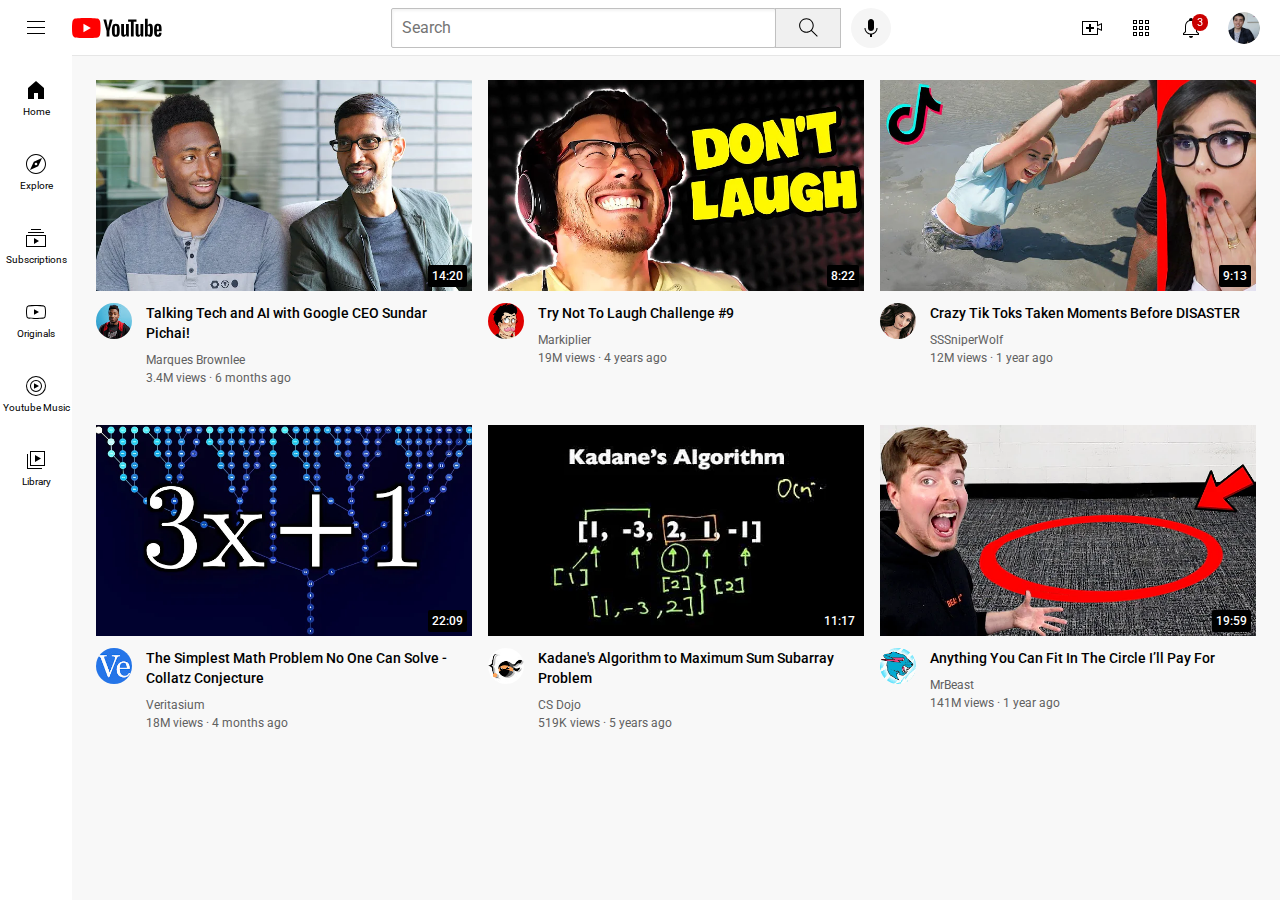
<file: index.html>
<!DOCTYPE html>
<html>

<head>
    <link rel="preconnect" href="https://fonts.googleapis.com">
    <link rel="preconnect" href="https://fonts.gstatic.com" crossorigin>
    <link href="https://fonts.googleapis.com/css2?family=Roboto:wght@400;500;700&display=swap" rel="stylesheet">
    <title>YouTube.com Clone</title>
    <link rel="stylesheet" href="styles/general.css">
    <link rel="stylesheet" href="styles/video.css">
    <link rel="stylesheet" href="styles/header.css">
    <link rel="stylesheet" href="styles/sidebar.css">
</head>

<body>
    <div class="header">
        <div class="left-section">
            <img class="hambuger-menu" src="icons/hamburger-menu.svg" alt="">
            <img class="youtube-logo" src="icons/youtube-logo.svg" alt="">
        </div>
        <div class="middle-section">
            <input class="search-bar" type="text" placeholder="Search">
            <button class="search-button">
                <img class="search-icon" src="icons/search.svg" alt="">
                <div class="tooltip">Search</div>
            </button>
            <button class="voice-search-button">
                <img class="voice-search-icon" src="icons/voice-search-icon.svg" alt="">
                <div class="tooltip">Search with your voice</div>
            </button>
        </div>
        <div class="right-section">
            <div class="upload-icon-container">
                <img class="upload-icon" src="icons/upload.svg" alt="">
                <div class="tooltip">Create</div> 
            </div>
            <div class="youtube-apps-container">
                <img class="youtube-apps-icon" src="icons/youtube-apps.svg" alt="">
                <div class="tooltip">YouTube apps</div>
            </div>
            <div class="notifications-icon-container">
                <div class="tooltip">Notifications</div>
                <img class="notifications-icon" src="icons/notifications.svg" alt="">
                <div class="notifications-count">3</div>
            </div>
            <img class="current-user-picture" src="channel-pictures/my-channel.jpeg" alt="">
        </div>

    </div>

    <div class="sidebar">
        <div class="sidebar-link">
            <img src="icons/home.svg" alt="">
            <div>Home</div>
        </div>
        <div class="sidebar-link">
            <img src="icons/explore.svg" alt="">
            <div>Explore</div>
        </div>
        <div class="sidebar-link">
            <img src="icons/subscriptions.svg" alt="">
            <div>Subscriptions</div>
        </div>
        <div class="sidebar-link">
            <img src="icons/originals.svg" alt="">
            <div>Originals</div>
        </div>
        <div class="sidebar-link">
            <img src="icons/youtube-music.svg" alt="">
            <div>Youtube Music</div>
        </div>
        <div class="sidebar-link">
            <img src="icons/library.svg" alt="">
            <div>Library</div>
        </div>
    </div>

    <div class="video-grid">

        <div class="video-preview">
            <div class="thumbnail-row">
                <img class="thumbnail" src="thumbnails/thumbnail-1.webp">
                <div class="video-time">14:20</div>
            </div>
            <div class="video-info-grid">
                <div class="channel-picture">
                    <img class="profile-picture" src="channel-pictures/channel-1.jpeg">
                </div>
                <div class="video-info">
                    <p class="video-title">Talking Tech and AI with Google CEO Sundar Pichai!</p>
                    <p class="video-author">Marques Brownlee</p>
                    <p class="video-stats">3.4M views &#183; 6 months ago</p>
                </div>
            </div>

        </div>

        <div class="video-preview">
            <div class="thumbnail-row">
                <img class="thumbnail" src="thumbnails/thumbnail-2.webp">
                <div class="video-time">8:22</div>
            </div>

            <div class="video-info-grid">
                <div class="channel-picture">
                    <img class="profile-picture" src="channel-pictures/channel-2.jpeg">
                </div>
                <div class="video-info">
                    <p class="video-title">Try Not To Laugh Challenge #9</p>
                    <p class="video-author">Markiplier</p>
                    <p class="video-stats">19M views &#183; 4 years ago</p>
                </div>
            </div>

        </div>

        <div class="video-preview">
            <div class="thumbnail-row">
                <img class="thumbnail" src="thumbnails/thumbnail-3.webp">
                <div class="video-time">9:13</div>
            </div>

            <div class="video-info-grid">
                <div class="channel-picture">
                    <img class="profile-picture" src="channel-pictures/channel-3.jpeg">
                </div>
                <div class="video-info">
                    <p class="video-title">
                        Crazy Tik Toks Taken Moments Before DISASTER</p>
                    <p class="video-author">SSSniperWolf</p>
                    <p class="video-stats">12M views &#183; 1 year ago</p>
                </div>
            </div>

        </div>

        <div class="video-preview">
            <div class="thumbnail-row">
                <img class="thumbnail" src="thumbnails/thumbnail-4.webp">
                <div class="video-time">22:09</div>
            </div>

            <div class="video-info-grid">
                <div class="channel-picture">
                    <img class="profile-picture" src="channel-pictures/channel-4.jpeg">
                </div>
                <div class="video-info">
                    <p class="video-title">
                        The Simplest Math Problem No One Can Solve - Collatz Conjecture</p>
                    <p class="video-author">Veritasium</p>
                    <p class="video-stats">18M views &#183; 4 months ago</p>
                </div>
            </div>

        </div>

        <div class="video-preview">
            <div class="thumbnail-row">
                <img class="thumbnail" src="thumbnails/thumbnail-5.webp">
                <div class="video-time">11:17</div>
            </div>

            <div class="video-info-grid">
                <div class="channel-picture">
                    <img class="profile-picture" src="channel-pictures/channel-5.jpeg">
                </div>
                <div class="video-info">
                    <p class="video-title">
                        Kadane's Algorithm to Maximum Sum Subarray Problem</p>
                    <p class="video-author">CS Dojo</p>
                    <p class="video-stats">519K views &#183; 5 years ago</p>
                </div>
            </div>

        </div>

        <div class="video-preview">
            <div class="thumbnail-row">
                <img class="thumbnail" src="thumbnails/thumbnail-6.webp">
                <div class="video-time">19:59</div>
            </div>

            <div class="video-info-grid">
                <div class="channel-picture">
                    <img class="profile-picture" src="channel-pictures/channel-6.jpeg">
                </div>
                <div class="video-info">
                    <p class="video-title">
                        Anything You Can Fit In The Circle I’ll Pay For</p>
                    <p class="video-author">MrBeast</p>
                    <p class="video-stats">141M views &#183; 1 year ago</p>
                </div>
            </div>

        </div>

    </div>



</body>

</html>
</file>
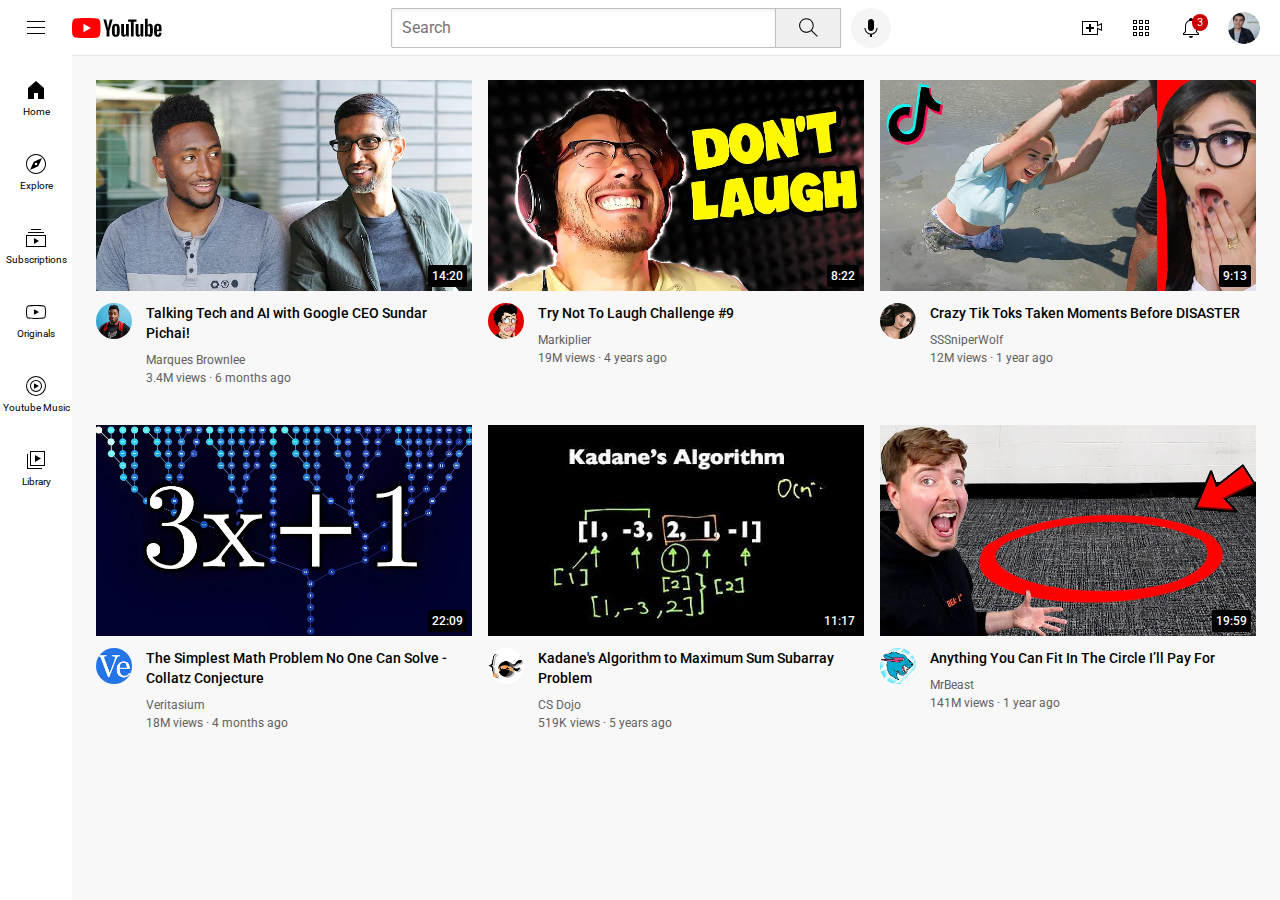
<file: youtube.html>
<!DOCTYPE html>
<html>

<head>
    <link rel="preconnect" href="https://fonts.googleapis.com">
    <link rel="preconnect" href="https://fonts.gstatic.com" crossorigin>
    <link href="https://fonts.googleapis.com/css2?family=Roboto:wght@400;500;700&display=swap" rel="stylesheet">
    <title>YouTube.com Clone</title>
    <link rel="stylesheet" href="styles/general.css">
    <link rel="stylesheet" href="styles/video.css">
    <link rel="stylesheet" href="styles/header.css">
    <link rel="stylesheet" href="styles/sidebar.css">
</head>

<body>
    <div class="header">
        <div class="left-section">
            <img class="hambuger-menu" src="icons/hamburger-menu.svg" alt="">
            <img class="youtube-logo" src="icons/youtube-logo.svg" alt="">
        </div>
        <div class="middle-section">
            <input class="search-bar" type="text" placeholder="Search">
            <button class="search-button">
                <img class="search-icon" src="icons/search.svg" alt="">
                <div class="tooltip">Search</div>
            </button>
            <button class="voice-search-button">
                <img class="voice-search-icon" src="icons/voice-search-icon.svg" alt="">
                <div class="tooltip">Search with your voice</div>
            </button>
        </div>
        <div class="right-section">
            <div class="upload-icon-container">
                <img class="upload-icon" src="icons/upload.svg" alt="">
                <div class="tooltip">Create</div> 
            </div>
            <div class="youtube-apps-container">
                <img class="youtube-apps-icon" src="icons/youtube-apps.svg" alt="">
                <div class="tooltip">YouTube apps</div>
            </div>
            <div class="notifications-icon-container">
                <div class="tooltip">Notifications</div>
                <img class="notifications-icon" src="icons/notifications.svg" alt="">
                <div class="notifications-count">3</div>
            </div>
            <img class="current-user-picture" src="channel-pictures/my-channel.jpeg" alt="">
        </div>

    </div>

    <div class="sidebar">
        <div class="sidebar-link">
            <img src="icons/home.svg" alt="">
            <div>Home</div>
        </div>
        <div class="sidebar-link">
            <img src="icons/explore.svg" alt="">
            <div>Explore</div>
        </div>
        <div class="sidebar-link">
            <img src="icons/subscriptions.svg" alt="">
            <div>Subscriptions</div>
        </div>
        <div class="sidebar-link">
            <img src="icons/originals.svg" alt="">
            <div>Originals</div>
        </div>
        <div class="sidebar-link">
            <img src="icons/youtube-music.svg" alt="">
            <div>Youtube Music</div>
        </div>
        <div class="sidebar-link">
            <img src="icons/library.svg" alt="">
            <div>Library</div>
        </div>
    </div>

    <div class="video-grid">

        <div class="video-preview">
            <div class="thumbnail-row">
                <img class="thumbnail" src="thumbnails/thumbnail-1.webp">
                <div class="video-time">14:20</div>
            </div>
            <div class="video-info-grid">
                <div class="channel-picture">
                    <img class="profile-picture" src="channel-pictures/channel-1.jpeg">
                </div>
                <div class="video-info">
                    <p class="video-title">Talking Tech and AI with Google CEO Sundar Pichai!</p>
                    <p class="video-author">Marques Brownlee</p>
                    <p class="video-stats">3.4M views &#183; 6 months ago</p>
                </div>
            </div>

        </div>

        <div class="video-preview">
            <div class="thumbnail-row">
                <img class="thumbnail" src="thumbnails/thumbnail-2.webp">
                <div class="video-time">8:22</div>
            </div>

            <div class="video-info-grid">
                <div class="channel-picture">
                    <img class="profile-picture" src="channel-pictures/channel-2.jpeg">
                </div>
                <div class="video-info">
                    <p class="video-title">Try Not To Laugh Challenge #9</p>
                    <p class="video-author">Markiplier</p>
                    <p class="video-stats">19M views &#183; 4 years ago</p>
                </div>
            </div>

        </div>

        <div class="video-preview">
            <div class="thumbnail-row">
                <img class="thumbnail" src="thumbnails/thumbnail-3.webp">
                <div class="video-time">9:13</div>
            </div>

            <div class="video-info-grid">
                <div class="channel-picture">
                    <img class="profile-picture" src="channel-pictures/channel-3.jpeg">
                </div>
                <div class="video-info">
                    <p class="video-title">
                        Crazy Tik Toks Taken Moments Before DISASTER</p>
                    <p class="video-author">SSSniperWolf</p>
                    <p class="video-stats">12M views &#183; 1 year ago</p>
                </div>
            </div>

        </div>

        <div class="video-preview">
            <div class="thumbnail-row">
                <img class="thumbnail" src="thumbnails/thumbnail-4.webp">
                <div class="video-time">22:09</div>
            </div>

            <div class="video-info-grid">
                <div class="channel-picture">
                    <img class="profile-picture" src="channel-pictures/channel-4.jpeg">
                </div>
                <div class="video-info">
                    <p class="video-title">
                        The Simplest Math Problem No One Can Solve - Collatz Conjecture</p>
                    <p class="video-author">Veritasium</p>
                    <p class="video-stats">18M views &#183; 4 months ago</p>
                </div>
            </div>

        </div>

        <div class="video-preview">
            <div class="thumbnail-row">
                <img class="thumbnail" src="thumbnails/thumbnail-5.webp">
                <div class="video-time">11:17</div>
            </div>

            <div class="video-info-grid">
                <div class="channel-picture">
                    <img class="profile-picture" src="channel-pictures/channel-5.jpeg">
                </div>
                <div class="video-info">
                    <p class="video-title">
                        Kadane's Algorithm to Maximum Sum Subarray Problem</p>
                    <p class="video-author">CS Dojo</p>
                    <p class="video-stats">519K views &#183; 5 years ago</p>
                </div>
            </div>

        </div>

        <div class="video-preview">
            <div class="thumbnail-row">
                <img class="thumbnail" src="thumbnails/thumbnail-6.webp">
                <div class="video-time">19:59</div>
            </div>

            <div class="video-info-grid">
                <div class="channel-picture">
                    <img class="profile-picture" src="channel-pictures/channel-6.jpeg">
                </div>
                <div class="video-info">
                    <p class="video-title">
                        Anything You Can Fit In The Circle I’ll Pay For</p>
                    <p class="video-author">MrBeast</p>
                    <p class="video-stats">141M views &#183; 1 year ago</p>
                </div>
            </div>

        </div>

    </div>



</body>

</html>
</file>
<file: styles/general.css>
p {
    font-family: Roboto, Arial;
    margin-top: 0;
    margin-bottom: 0;
}

body{
    margin: 0;
    padding-top: 80px;
    padding-left: 96px;
    padding-right: 24px;
    background-color: rgb(248, 248, 248);
}
</file>
<file: styles/video.css>
.thumbnail {
    width: 100%;
}

.video-title {
    font-size: 14px;
    margin-top: 0px;
    font-weight: 500;
    line-height: 20px;
    margin-bottom: 10px;
}

.video-info-grid {
    display: grid;
    grid-template-columns: 50px 1fr;
}

.profile-picture {
    width: 36px;
    border-radius: 50px;
}

.thumbnail-row {
    margin-bottom: 8px;
    position: relative;
}

.video-author,
.video-stats {
    font-size: 12px;
    color: rgb(96, 96, 96);
}

.video-author {
    margin-bottom: 4px;
}

.video-grid {
    display: grid;
    grid-template-columns: 1fr 1fr 1fr;
    column-gap: 16px;
    row-gap: 40px;
}

.video-time{
    font-family: Roboto, Arial;
    font-size: 12px;
    font-weight: 500;
    padding-left: 4px;
    padding-right: 4px;
    padding-top: 4px;
    padding-bottom: 4px;
    border-radius: 2px;
    background-color: black;
    color: white;
    position: absolute;
    bottom:8px;
    right:5px;
}
</file>
<file: styles/header.css>
.header {
    height: 55px;
    display: flex;
    flex-direction: row;
    justify-content: space-between;
    position: fixed;
    top: 0;
    left: 0;
    right: 0;
    z-index: 100;

    background-color: white;
    border-bottom-width: 1px;
    border-bottom-style: solid;
    border-bottom-color: rgb(230, 230, 230);
}

.left-section {
    display: flex;
    align-items: center;
}

.hambuger-menu {
    height: 24px;
    margin-left: 24px;
    margin-right: 24px;
}

.youtube-logo {
    height: 20px;
}

.middle-section {
    flex: 1;
    margin-left: 70px;
    margin-right: 30px;
    max-width: 500px;
    display: flex;
    align-items: center;
}

.search-bar {
    flex: 1;
    height: 36px;
    padding-left: 10px;
    font-size: 16px;
    border-width: 1px;
    border-style: solid;
    border-color: rgb(192, 192, 192);
    border-radius: 2px;
    box-shadow: inset 1px 2px 3px rgb(0, 0, 0, 0.05);
    width: 0;
}

.search-bar::placeholder {
    font-family: Roboto, Arial;
    font-size: 16px;
}

.search-button {
    height: 40px;
    width: 66px;
    background-color: rgb(240, 240, 240);
    border-width: 1px;
    border-style: solid;
    border-color: rgb(192, 192, 192);
    margin-left: -1px;
    margin-right: 10px;
}

.search-button,
.voice-search-button,
.upload-icon-container,
.notifications-icon-container,
.youtube-apps-container {
    display: flex;
    align-items: center;
    justify-content: center;
    position: relative;
    cursor: pointer;
}

.search-button .tooltip,
.voice-search-button .tooltip,
.upload-icon-container .tooltip,
.youtube-apps-container .tooltip,
.notifications-icon-container .tooltip {
    font-family: Roboto, Arial;
    position: absolute;
    background-color: gray;
    color: white;
    padding-top: 4px;
    padding-bottom: 4px;
    padding-left: 8px;
    padding-right: 8px;
    border-radius: 2px;
    font-size: 12px;
    bottom: -30px;
    opacity: 0;
    transition: opacity 0.15s;
    pointer-events: none;
    white-space: nowrap;
}

.search-button:hover .tooltip,
.voice-search-button:hover .tooltip,
.upload-icon-container:hover .tooltip,
.youtube-apps-container:hover .tooltip,
.notifications-icon-container:hover .tooltip {
    opacity: 1;
}

.search-icon {
    height: 25px;
}

.voice-search-button {
    height: 40px;
    width: 40px;
    border-radius: 20px;
    border: none;
    background-color: rgb(245, 245, 245);
}

.voice-search-icon {
    height: 24px;
}

.right-section {
    width: 180px;
    margin-right: 20px;
    display: flex;
    align-items: center;
    justify-content: space-between;
    flex-shrink: 0;
}

.upload-icon {
    height: 24px;
}

.youtube-apps-icon {
    height: 24px;
}

.notifications-icon {
    height: 24px;
}

.notifications-icon-container {
    position: relative;
}

.notifications-count {
    position: absolute;
    top: -2px;
    right: -5px;
    background-color: rgb(202, 0, 0);
    color: white;
    font-family: Roboto, Arial;
    font-size: 11px;
    padding-left: 5px;
    padding-right: 5px;
    padding-top: 2px;
    padding-bottom: 2px;
    border-radius: 10px;
}

.current-user-picture {
    cursor: pointer;
    height: 32px;
    border-radius: 16px;
}
</file>
<file: styles/sidebar.css>
.sidebar{
    position: fixed;
    left: 0;
    bottom: 0;
    top:55px;
    background-color: white;
    width: 72px;
    z-index: 200;
    padding-top: 5px;
    cursor: pointer;
}

.sidebar-link{
    height: 74px;
    display: flex;
    flex-direction: column;
    justify-content: center;
    align-items: center;
}

.sidebar-link:hover{
    background-color: rgb(182, 180, 180);
}

.sidebar-link img{
    height: 24px;
    margin-bottom: 4px;
}

.sidebar-link div{
    font-family: Roboto, Arial;
    font-size: 10px;
}
</file>
